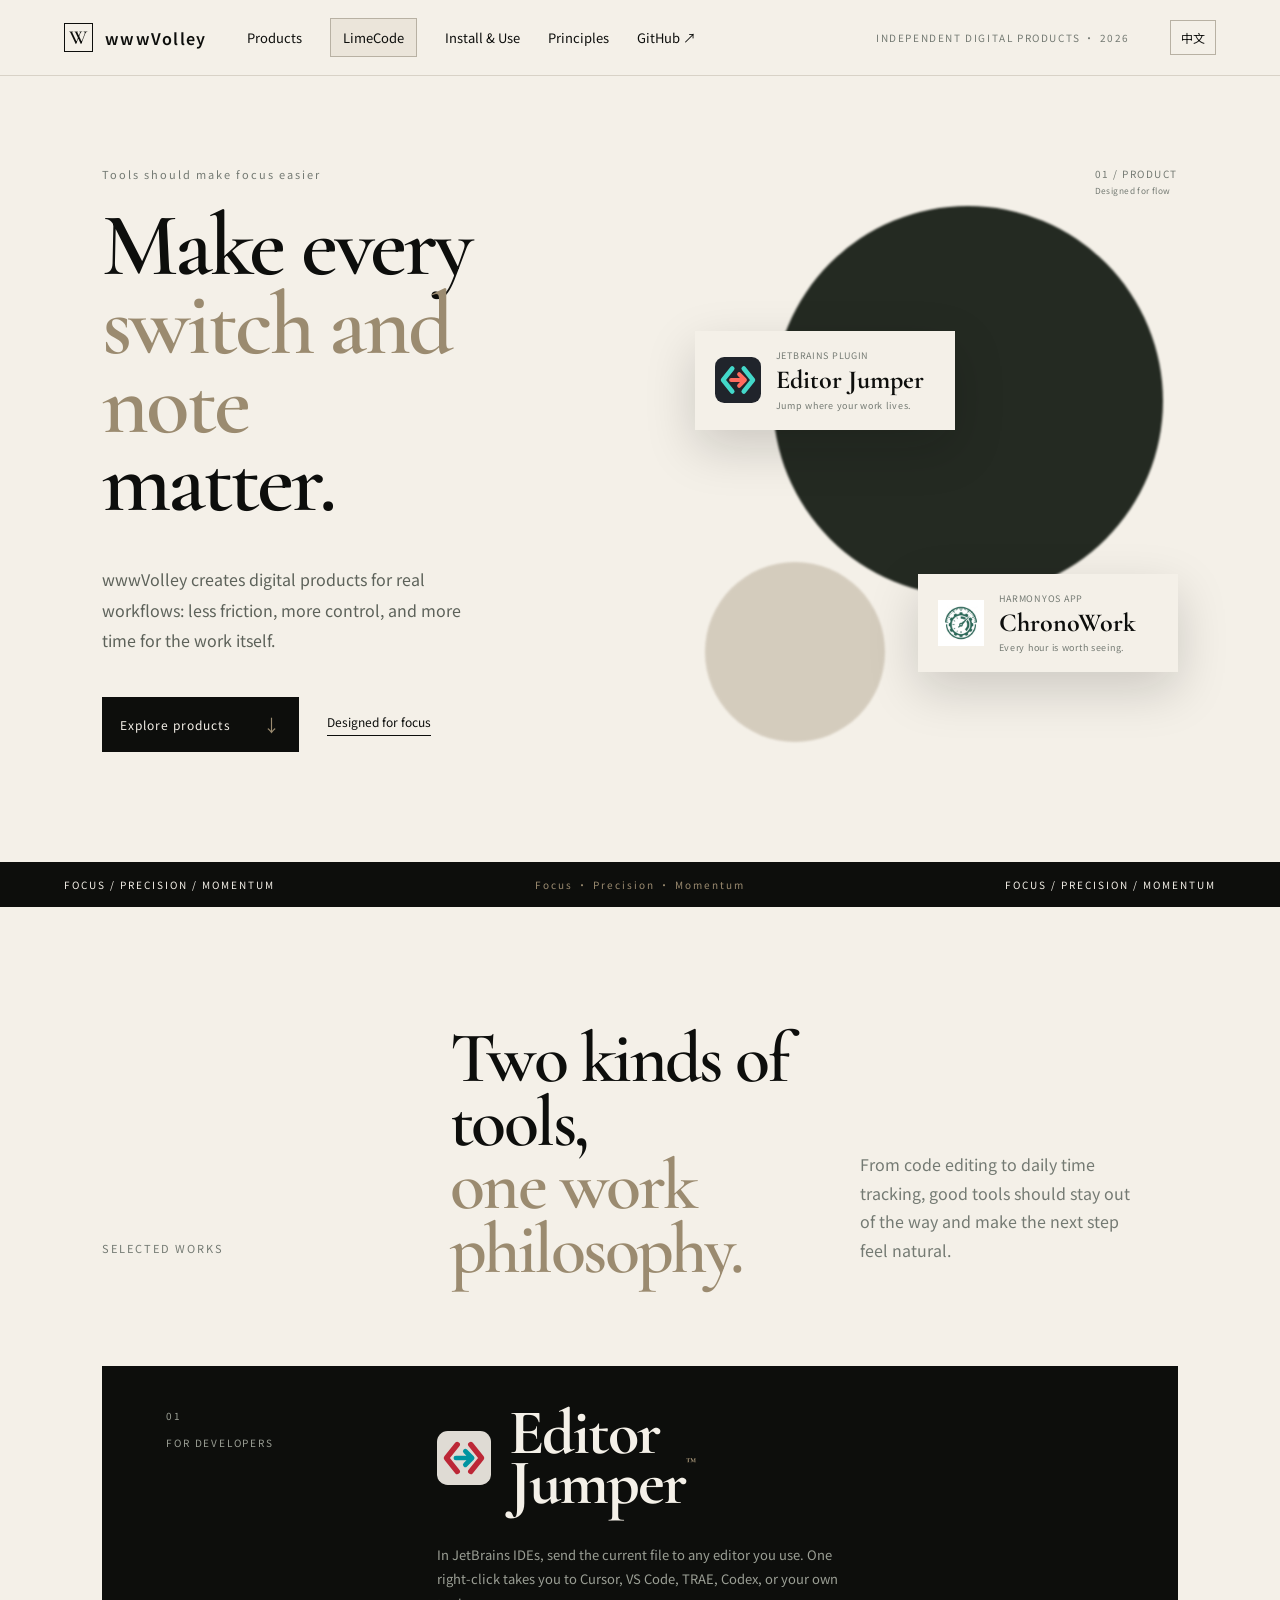
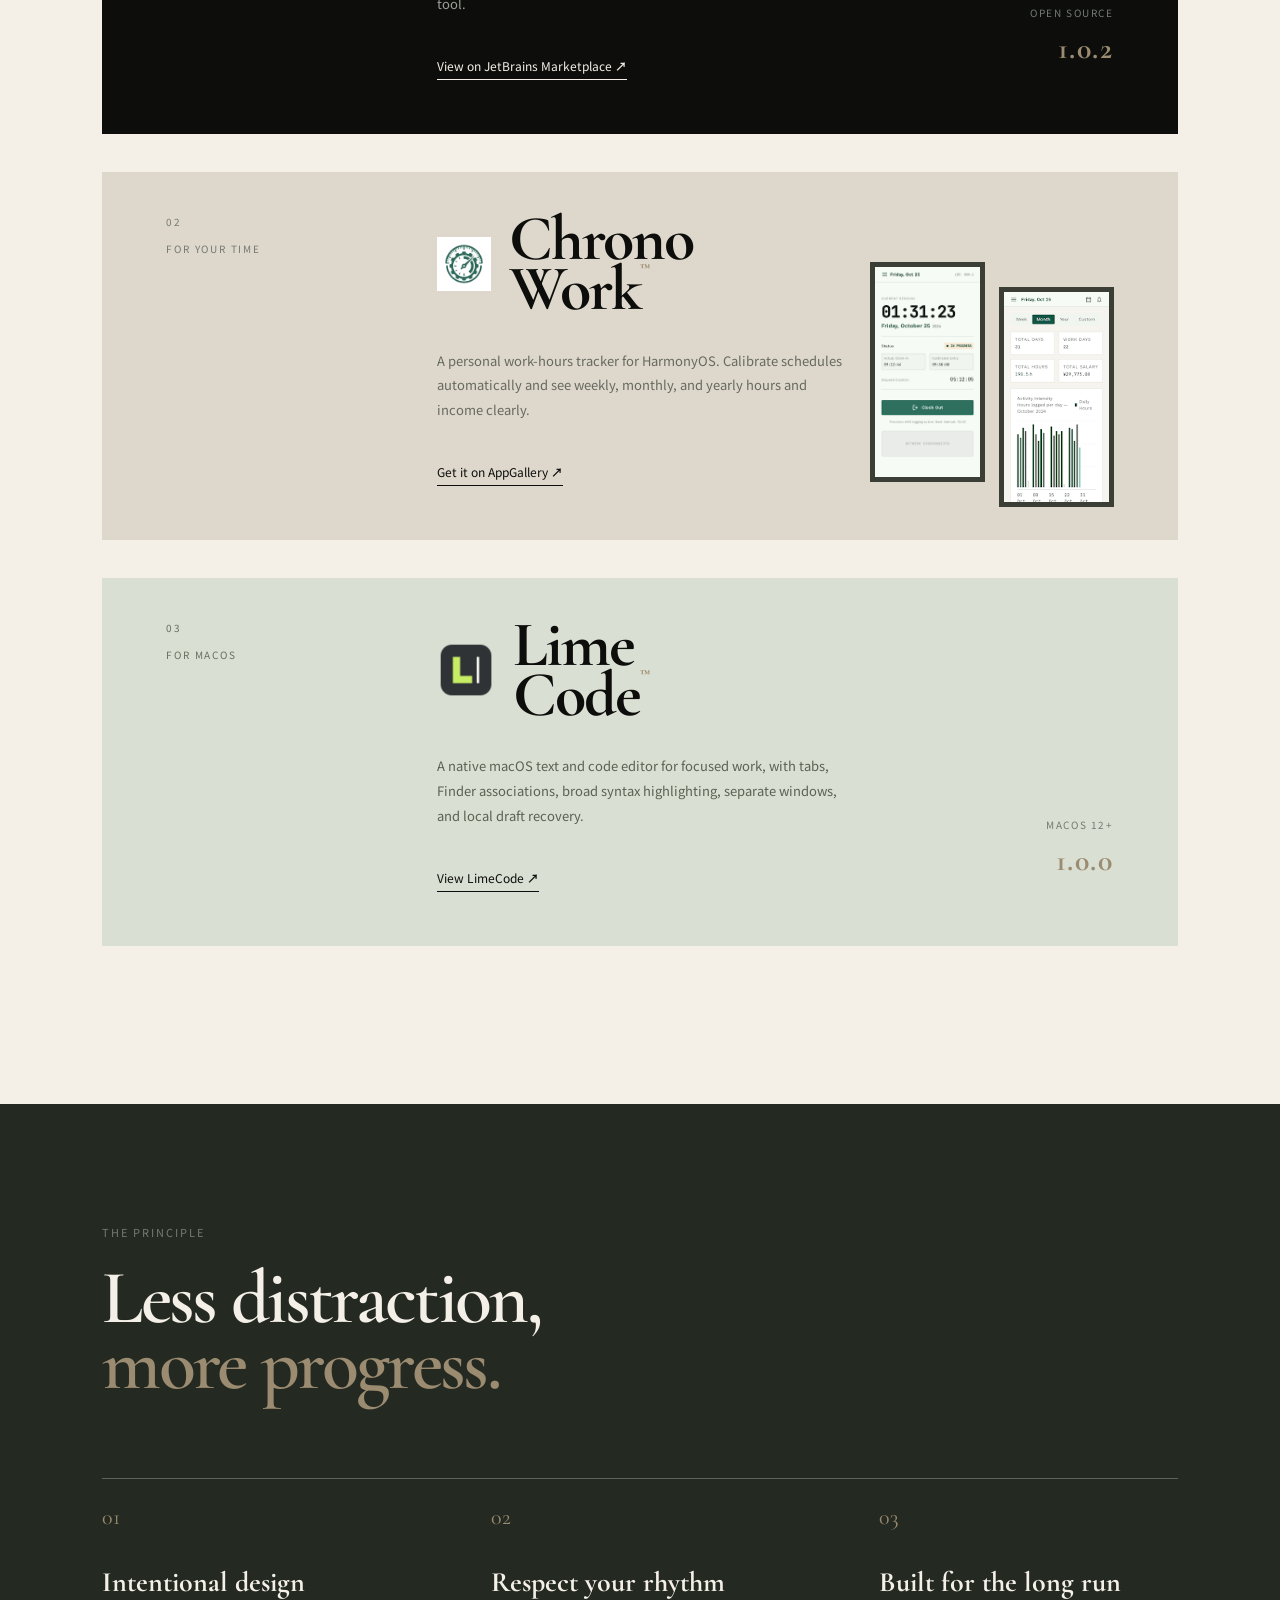
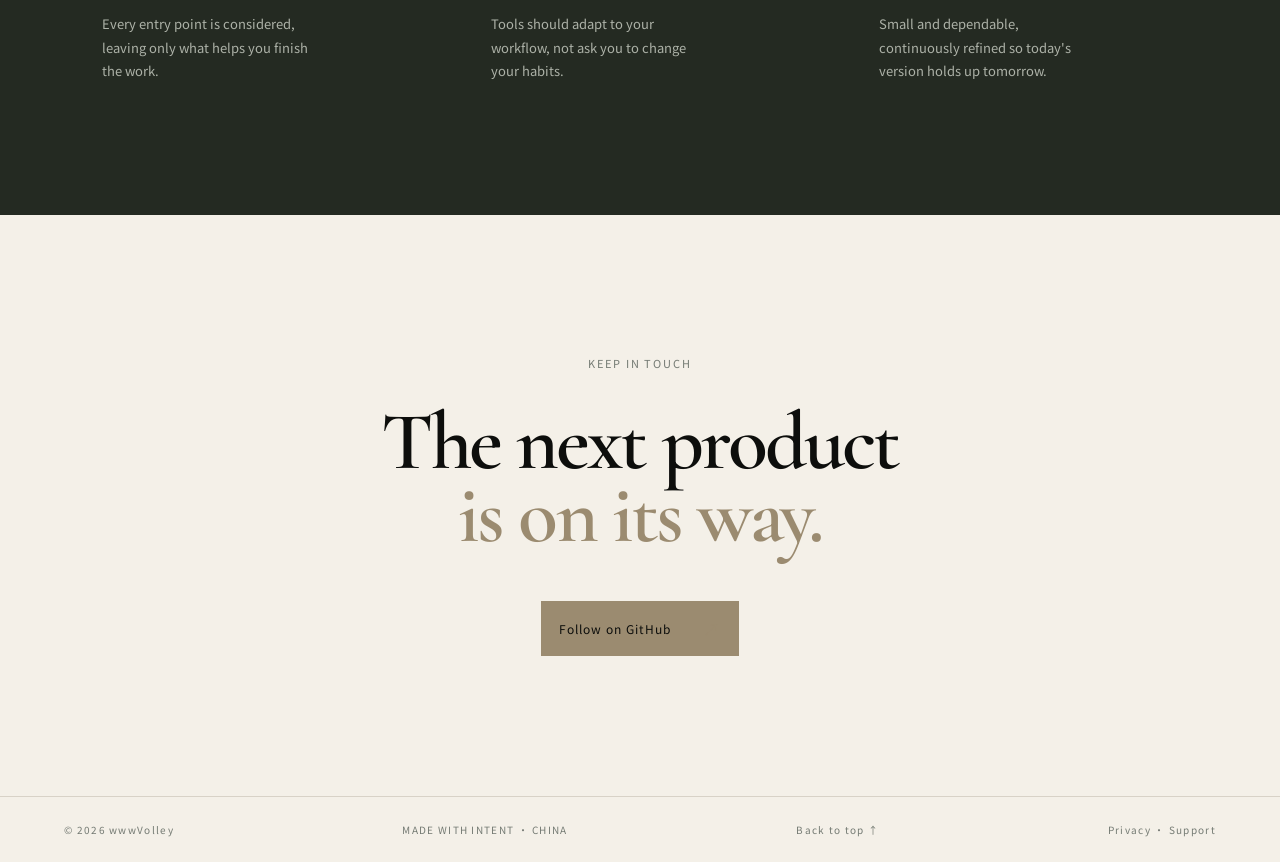
<file: index.html>
<!doctype html><html lang="en"><head><meta charset="UTF-8"><meta name="viewport" content="width=device-width,initial-scale=1"><meta name="description" content="wwwVolley creates focused digital products for real workflows."><link rel="icon" href="assets/favicon.svg" type="image/svg+xml"><link rel="apple-touch-icon" href="assets/favicon.svg"><title>wwwVolley — Tools with intent</title><link rel="preconnect" href="https://fonts.googleapis.com"><link href="https://fonts.googleapis.com/css2?family=Cormorant+Garamond:wght@500;600;700&family=Noto+Sans+SC:wght@400;500;600;700&display=swap" rel="stylesheet"><link rel="stylesheet" href="style.css"></head><body>
<header class="top"><a class="brand" href="#top"><span class="mark">W</span><span>wwwVolley</span></a><nav><a href="#products" data-i18n="nav.products">Products</a><a class="product-nav-link" href="/limecode.html" data-i18n="nav.limecode">LimeCode</a><a href="/install.html" data-i18n="nav.install">Install &amp; Use</a><a href="#principles" data-i18n="nav.principles">Principles</a><a href="https://github.com/wwwVolley" target="_blank" rel="noopener">GitHub ↗</a></nav><span class="edition">INDEPENDENT DIGITAL PRODUCTS · 2026</span><button class="language-toggle" type="button" aria-label="Switch language">中文</button></header>
<main id="top"><section class="hero"><div class="hero-copy"><p class="eyebrow" data-i18n="home.hero.eyebrow">Tools should make focus easier</p><h1 data-i18n-html="home.hero.title">Make every<br><em>switch and note</em><br>matter.</h1><p class="intro" data-i18n="home.hero.intro">wwwVolley creates digital products for real workflows: less friction, more control, and more time for the work itself.</p><div class="hero-links"><a class="button" href="#products" data-i18n="home.hero.button">Explore products <span>↓</span></a><span class="text-link muted-link" data-i18n="home.hero.note">Designed for focus</span></div></div><div class="hero-art"><div class="orb orb-one"></div><div class="orb orb-two"></div><div class="art-label">01 / PRODUCT<br><small>Designed for flow</small></div><div class="float-card jumper-card"><img src="assets/editor-jumper.svg"><div><small>JETBRAINS PLUGIN</small><strong>Editor Jumper</strong><span data-i18n="home.jumper">Jump where your work lives.</span></div></div><div class="float-card chrono-card"><img src="assets/chronowork-icon.png"><div><small>HARMONYOS APP</small><strong data-i18n="home.chronowork.title">ChronoWork</strong><span data-i18n="home.chronowork.tagline">Every hour is worth seeing.</span></div></div></div></section>
<section class="ticker"><span>FOCUS / PRECISION / MOMENTUM</span><span data-i18n="home.ticker">Focus · Precision · Momentum</span><span>FOCUS / PRECISION / MOMENTUM</span></section>
<section id="products" class="products"><div class="section-head"><p class="eyebrow" data-i18n="home.products.eyebrow">SELECTED WORKS</p><h2 data-i18n-html="home.products.title">Two kinds of tools,<br><em>one work philosophy.</em></h2><p data-i18n="home.products.intro">From code editing to daily time tracking, good tools should stay out of the way and make the next step feel natural.</p></div><article class="product product-dark"><div class="product-meta"><span>01</span><span>FOR DEVELOPERS</span></div><div class="product-content"><div class="product-title"><img src="assets/editor-jumper.svg"><h3>Editor<br>Jumper<span>™</span></h3></div><p data-i18n="home.editor.description">In JetBrains IDEs, send the current file to any editor you use. One right-click takes you to Cursor, VS Code, TRAE, Codex, or your own tool.</p><a class="arrow-link" href="https://plugins.jetbrains.com/plugin/34057-editor-jumper/reviews" target="_blank" data-i18n="home.editor.link">View on JetBrains Marketplace <b>↗</b></a></div><div class="product-note">OPEN SOURCE<br><strong>1.0.2</strong></div></article>
<article class="product product-light"><div class="product-meta"><span>02</span><span>FOR YOUR TIME</span></div><div class="product-content"><div class="product-title"><img src="assets/chronowork-icon.png"><h3 data-i18n-html="home.chronowork.name">Chrono<br>Work<span>™</span></h3></div><p data-i18n="home.chronowork.description">A personal work-hours tracker for HarmonyOS. Calibrate schedules automatically and see weekly, monthly, and yearly hours and income clearly.</p><a class="arrow-link" href="https://appgallery.huawei.com/" target="_blank" rel="noopener" data-i18n="home.chronowork.link">Get it on AppGallery <b>↗</b></a></div><div class="screens"><img src="assets/chronowork-home.png"><img src="assets/chronowork-stats.png"></div></article>
<article class="product product-limecode"><div class="product-meta"><span>03</span><span>FOR MACOS</span></div><div class="product-content"><div class="product-title"><img src="assets/limecode-icon.png"><h3>Lime<br>Code<span>™</span></h3></div><p data-i18n="home.limecode.description">A native macOS text and code editor for focused work, with tabs, Finder associations, syntax highlighting, separate windows, and local draft recovery.</p><a class="arrow-link" href="limecode.html" data-i18n="home.limecode.link">View LimeCode <b>↗</b></a></div><div class="product-note">MACOS 12+<br><strong>1.0.0</strong></div></article></section>
<section id="principles" class="principles"><p class="eyebrow" data-i18n="home.principles.eyebrow">THE PRINCIPLE</p><h2 data-i18n-html="home.principles.title">Less distraction,<br><em>more progress.</em></h2><div class="principle-grid"><div><span>01</span><h4 data-i18n="home.principles.one.title">Intentional design</h4><p data-i18n="home.principles.one.body">Every entry point is considered, leaving only what helps you finish the work.</p></div><div><span>02</span><h4 data-i18n="home.principles.two.title">Respect your rhythm</h4><p data-i18n="home.principles.two.body">Tools should adapt to your workflow, not ask you to change your habits.</p></div><div><span>03</span><h4 data-i18n="home.principles.three.title">Built for the long run</h4><p data-i18n="home.principles.three.body">Small and dependable, continuously refined so today's version holds up tomorrow.</p></div></div></section>
<section class="closing"><p class="eyebrow" data-i18n="home.closing.eyebrow">KEEP IN TOUCH</p><h2 data-i18n-html="home.closing.title">The next product<br><em>is on its way.</em></h2><a class="button" href="https://github.com/wwwVolley" target="_blank" data-i18n="home.closing.button">Follow on GitHub <span>↗</span></a></section></main><footer><span>© 2026 wwwVolley</span><span>MADE WITH INTENT · CHINA</span><a href="#top" data-i18n="footer.top">Back to top ↑</a></footer><script src="i18n.js"></script></body></html>
</file>
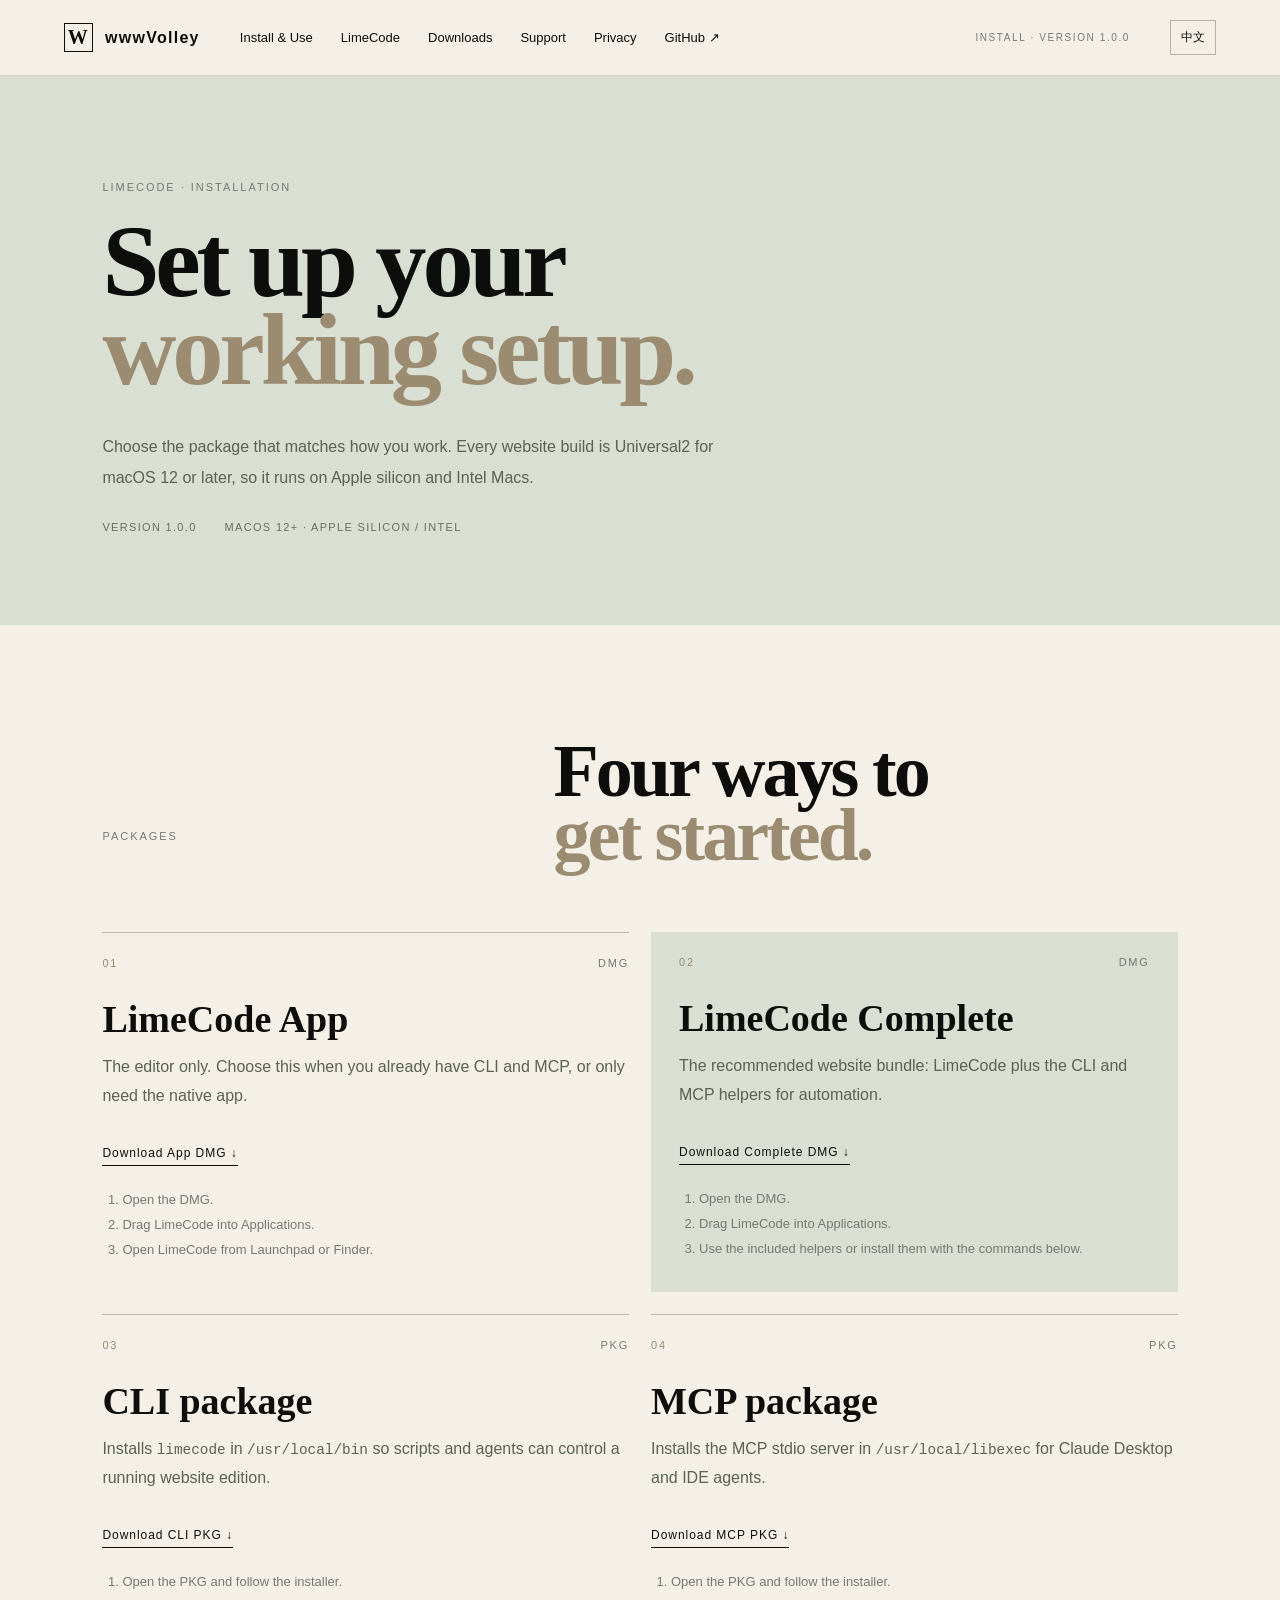
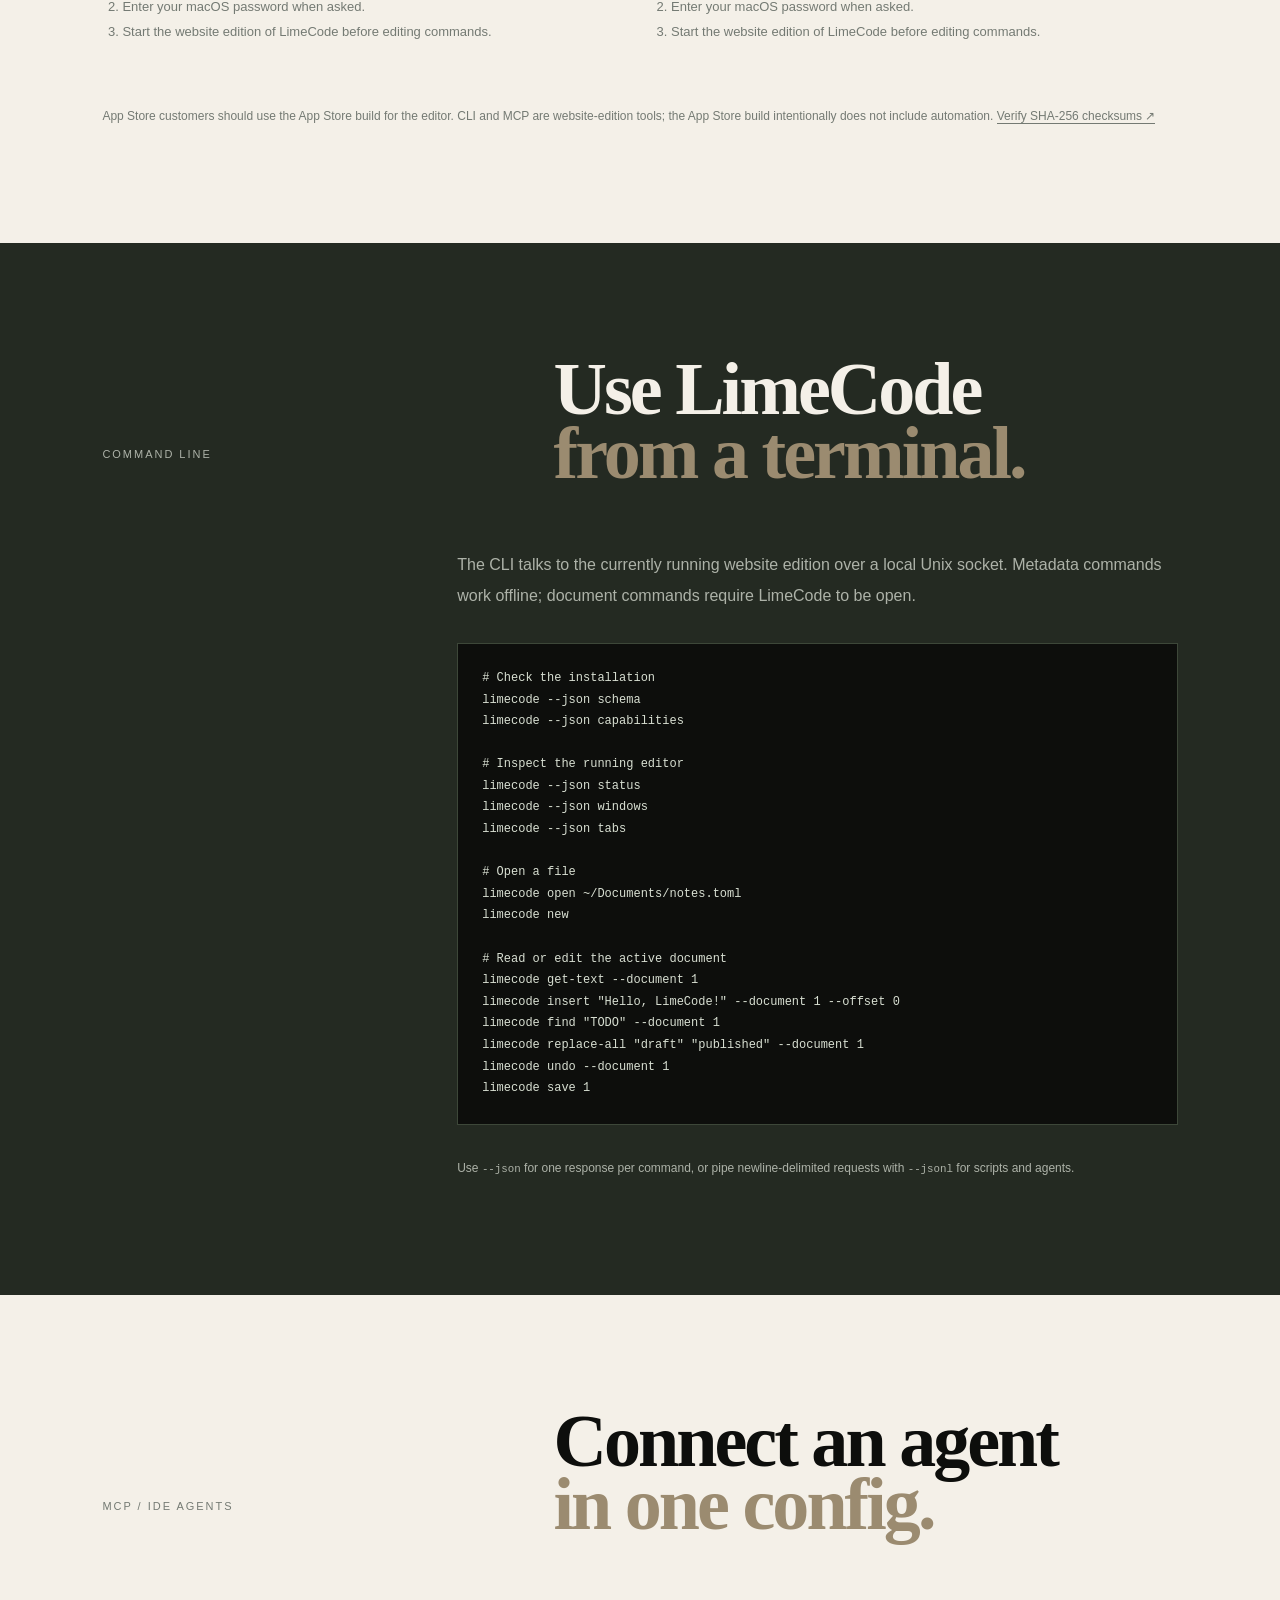
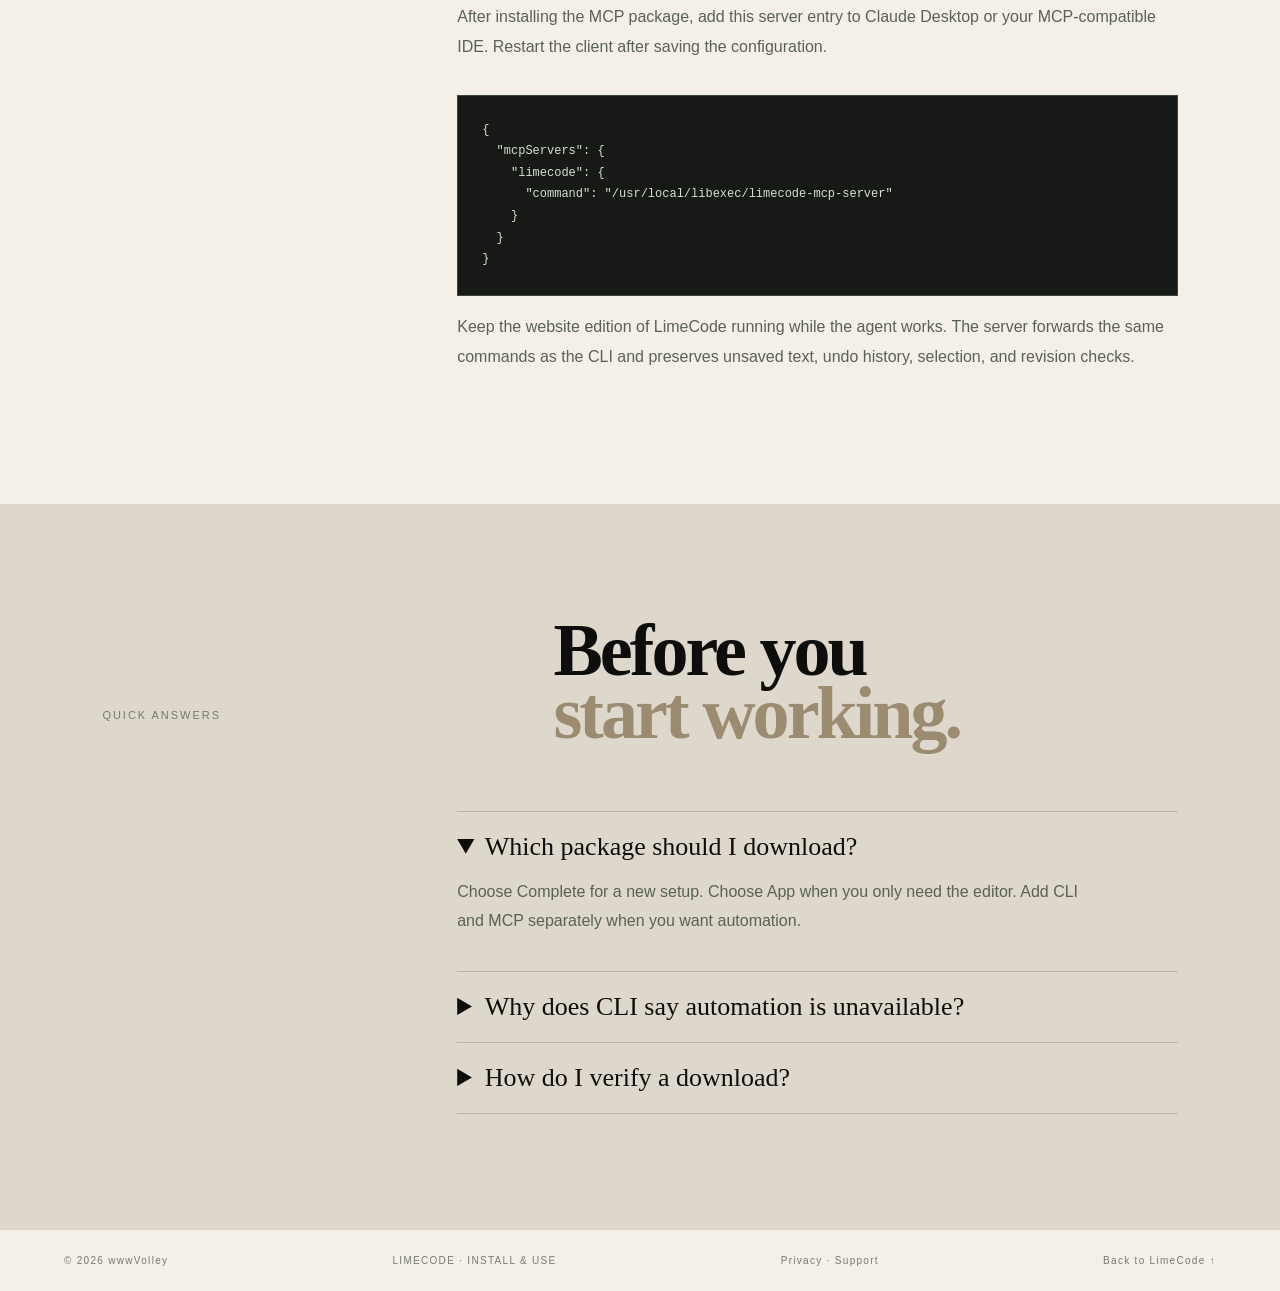
<file: install.html>
<!doctype html>
<html lang="en">
<head>
  <meta charset="UTF-8">
  <meta name="viewport" content="width=device-width, initial-scale=1">
  <meta name="description" content="Install and use LimeCode, CLI, and MCP on macOS.">
  <link rel="icon" href="assets/favicon.svg" type="image/svg+xml">
  <link rel="stylesheet" href="style.css">
  <title>LimeCode — Install &amp; Use</title>
</head>
<body class="limecode-page install-page">
  <header class="top">
    <a class="brand" href="index.html"><span class="mark">W</span><span>wwwVolley</span></a>
    <nav><a href="limecode.html" data-i18n="nav.limecode">LimeCode</a><a href="#packages" data-i18n="nav.downloads">Downloads</a><a href="support.html" data-i18n="nav.support">Support</a><a href="privacy.html" data-i18n="nav.privacy">Privacy</a><a href="https://github.com/wwwVolley" target="_blank" rel="noopener">GitHub ↗</a></nav>
    <span class="edition">INSTALL · VERSION 1.0.0</span><button class="language-toggle" type="button" aria-label="Switch language">中文</button>
  </header>
  <main>
    <section class="install-hero"><p class="eyebrow" data-i18n="install.hero.eyebrow">LIMECODE · INSTALLATION</p><h1 data-i18n-html="install.hero.title">Set up your<br><em>working setup.</em></h1><p data-i18n="install.hero.lede">Choose the package that matches how you work. Every website build is Universal2 for macOS 12 or later, so it runs on Apple silicon and Intel Macs.</p><div class="install-meta"><span data-i18n="install.hero.version">Version 1.0.0</span><span data-i18n="install.hero.requirement">macOS 12+ · Apple silicon / Intel</span></div></section>
    <section id="packages" class="install-section"><div class="install-heading"><p class="eyebrow" data-i18n="install.packages.eyebrow">PACKAGES</p><h2 data-i18n-html="install.packages.title">Four ways to<br><em>get started.</em></h2></div>
      <div class="install-grid">
        <article class="install-card"><div class="install-card-top"><span class="install-number">01</span><span class="install-tag">DMG</span></div><h3 data-i18n="install.app.title">LimeCode App</h3><p data-i18n="install.app.body">The editor only. Choose this when you already have CLI and MCP, or only need the native app.</p><a class="install-download" href="downloads/LimeCode-1.0.0-macOS-universal2-app.dmg" data-i18n="install.download.app">Download App DMG ↓</a><ol class="install-steps"><li data-i18n="install.app.step1">Open the DMG.</li><li data-i18n="install.app.step2">Drag LimeCode into Applications.</li><li data-i18n="install.app.step3">Open LimeCode from Launchpad or Finder.</li></ol></article>
        <article class="install-card install-card-featured"><div class="install-card-top"><span class="install-number">02</span><span class="install-tag">DMG</span></div><h3 data-i18n="install.full.title">LimeCode Complete</h3><p data-i18n="install.full.body">The recommended website bundle: LimeCode plus the CLI and MCP helpers for automation.</p><a class="install-download" href="downloads/LimeCode-1.0.0-macOS-universal2-full.dmg" data-i18n="install.download.full">Download Complete DMG ↓</a><ol class="install-steps"><li data-i18n="install.full.step1">Open the DMG.</li><li data-i18n="install.full.step2">Drag LimeCode into Applications.</li><li data-i18n="install.full.step3">Use the included helpers or install them with the commands below.</li></ol></article>
        <article class="install-card"><div class="install-card-top"><span class="install-number">03</span><span class="install-tag">PKG</span></div><h3 data-i18n="install.cli.title">CLI package</h3><p data-i18n="install.cli.body">Installs <code>limecode</code> in <code>/usr/local/bin</code> so scripts and agents can control a running website edition.</p><a class="install-download" href="downloads/LimeCode-1.0.0-macOS-universal2-cli.pkg" data-i18n="install.download.cli">Download CLI PKG ↓</a><ol class="install-steps"><li data-i18n="install.pkg.step1">Open the PKG and follow the installer.</li><li data-i18n="install.pkg.step2">Enter your macOS password when asked.</li><li data-i18n="install.pkg.step3">Start the website edition of LimeCode before editing commands.</li></ol></article>
        <article class="install-card"><div class="install-card-top"><span class="install-number">04</span><span class="install-tag">PKG</span></div><h3 data-i18n="install.mcp.title">MCP package</h3><p data-i18n="install.mcp.body">Installs the MCP stdio server in <code>/usr/local/libexec</code> for Claude Desktop and IDE agents.</p><a class="install-download" href="downloads/LimeCode-1.0.0-macOS-universal2-mcp.pkg" data-i18n="install.download.mcp">Download MCP PKG ↓</a><ol class="install-steps"><li data-i18n="install.pkg.step1">Open the PKG and follow the installer.</li><li data-i18n="install.pkg.step2">Enter your macOS password when asked.</li><li data-i18n="install.pkg.step3">Configure the MCP command in your agent.</li></ol></article>
      </div>
      <p class="install-note" data-i18n-html="install.packages.note">App Store customers should use the App Store build for the editor. CLI and MCP are website-edition tools; the App Store build intentionally does not include automation. <a href="downloads/SHA256SUMS">Verify SHA-256 checksums ↗</a></p>
    </section>
    <section class="install-section install-dark"><div class="install-heading"><p class="eyebrow" data-i18n="install.cli.eyebrow">COMMAND LINE</p><h2 data-i18n-html="install.cli.heading">Use LimeCode<br><em>from a terminal.</em></h2></div><div class="install-content"><p data-i18n="install.cli.intro">The CLI talks to the currently running website edition over a local Unix socket. Metadata commands work offline; document commands require LimeCode to be open.</p><pre class="install-code"><code># Check the installation
limecode --json schema
limecode --json capabilities

# Inspect the running editor
limecode --json status
limecode --json windows
limecode --json tabs

# Open a file
limecode open ~/Documents/notes.toml
limecode new

# Read or edit the active document
limecode get-text --document 1
limecode insert "Hello, LimeCode!" --document 1 --offset 0
limecode find "TODO" --document 1
limecode replace-all "draft" "published" --document 1
limecode undo --document 1
limecode save 1</code></pre><p class="install-note" data-i18n-html="install.cli.note">Use <code>--json</code> for one response per command, or pipe newline-delimited requests with <code>--jsonl</code> for scripts and agents.</p></div></section>
    <section class="install-section"><div class="install-heading"><p class="eyebrow" data-i18n="install.mcp.eyebrow">MCP / IDE AGENTS</p><h2 data-i18n-html="install.mcp.heading">Connect an agent<br><em>in one config.</em></h2></div><div class="install-content"><p data-i18n="install.mcp.intro">After installing the MCP package, add this server entry to Claude Desktop or your MCP-compatible IDE. Restart the client after saving the configuration.</p><pre class="install-code"><code>{
  "mcpServers": {
    "limecode": {
      "command": "/usr/local/libexec/limecode-mcp-server"
    }
  }
}</code></pre><p data-i18n-html="install.mcp.after">Keep the website edition of LimeCode running while the agent works. The server forwards the same commands as the CLI and preserves unsaved text, undo history, selection, and revision checks.</p></div></section>
    <section class="install-section install-faq"><div class="install-heading"><p class="eyebrow" data-i18n="install.faq.eyebrow">QUICK ANSWERS</p><h2 data-i18n-html="install.faq.title">Before you<br><em>start working.</em></h2></div><div class="faq-list"><details open><summary data-i18n="install.faq.q1">Which package should I download?</summary><p data-i18n="install.faq.a1">Choose Complete for a new setup. Choose App when you only need the editor. Add CLI and MCP separately when you want automation.</p></details><details><summary data-i18n="install.faq.q2">Why does CLI say automation is unavailable?</summary><p data-i18n="install.faq.a2">The App Store build is isolated from automation. Install and launch the website edition, then run the CLI or MCP command again.</p></details><details><summary data-i18n="install.faq.q3">How do I verify a download?</summary><p data-i18n-html="install.faq.a3">Download <a href="downloads/SHA256SUMS">SHA256SUMS</a> and run <code>shasum -a 256 -c SHA256SUMS</code> in the folder containing the packages.</p></details></div></section>
  </main>
  <footer><span>© 2026 wwwVolley</span><span>LIMECODE · INSTALL &amp; USE</span><span><a href="privacy.html" data-i18n="nav.privacy">Privacy</a> · <a href="support.html" data-i18n="nav.support">Support</a></span><a href="limecode.html" data-i18n="footer.back">Back to LimeCode ↑</a></footer><script src="i18n.js"></script>
</body>
</html>
</file>
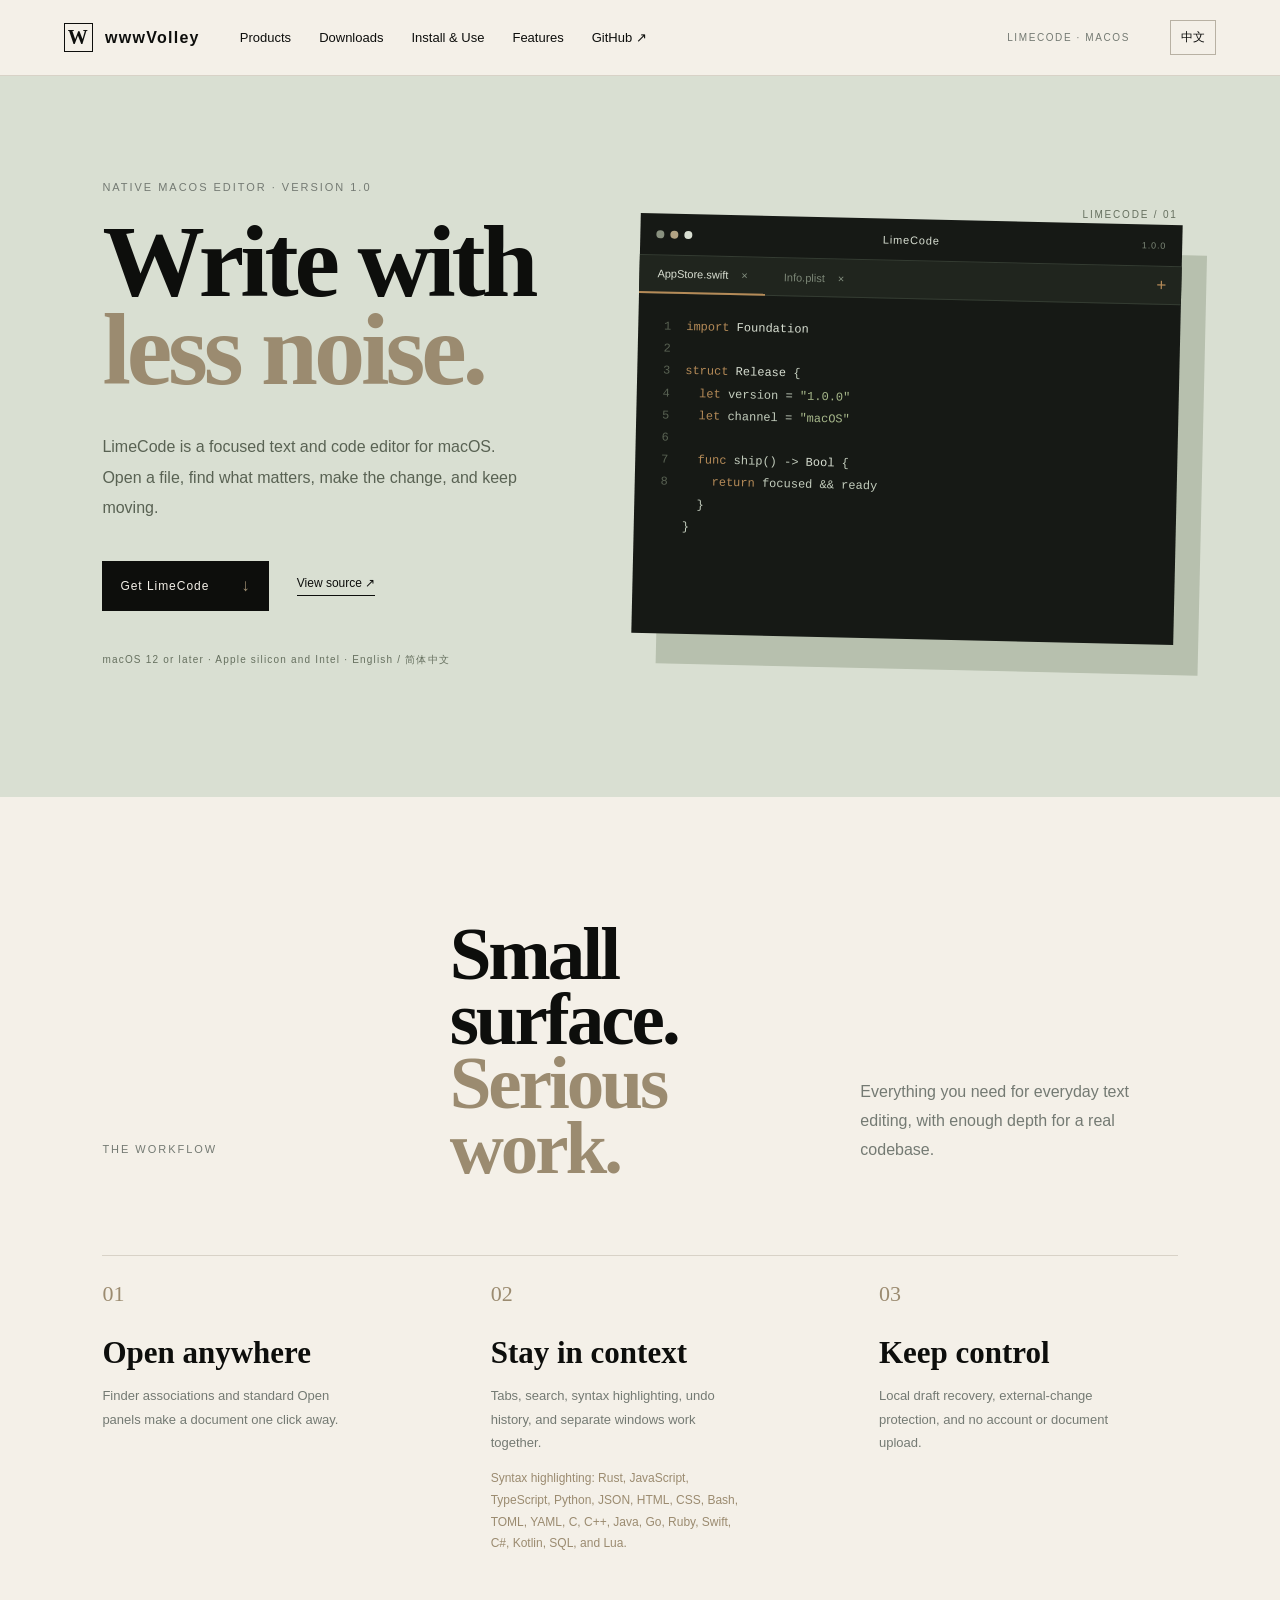
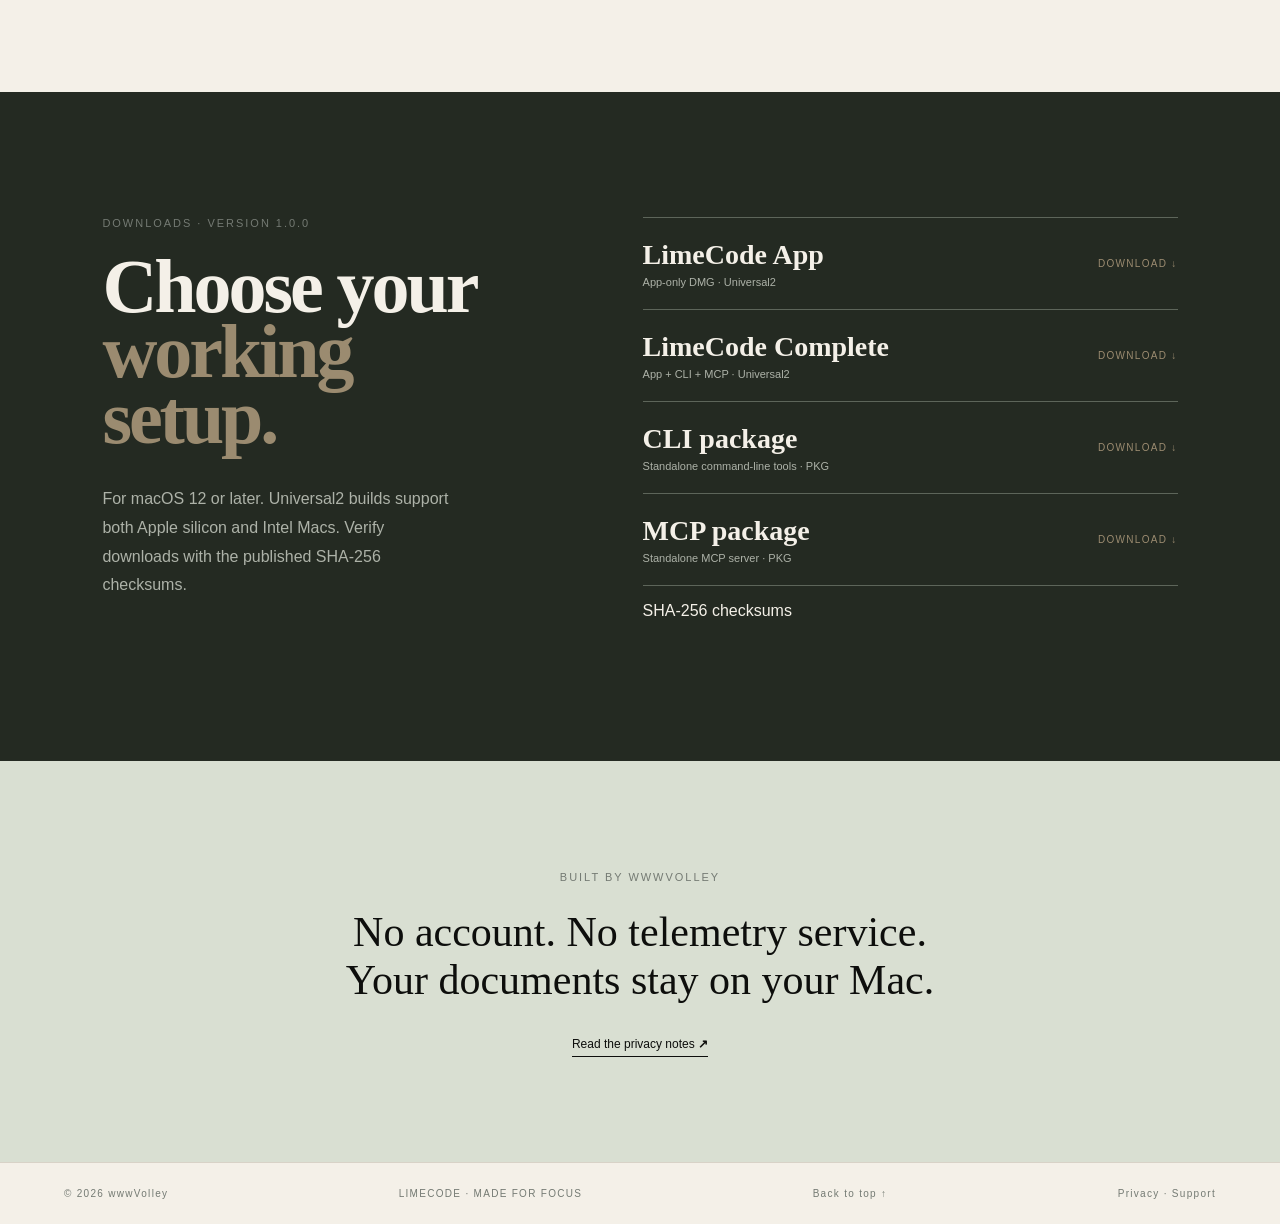
<file: limecode.html>
<!doctype html>
<html lang="en">
<head>
  <meta charset="UTF-8">
  <meta name="viewport" content="width=device-width, initial-scale=1">
  <meta name="description" content="LimeCode is a focused native macOS text and code editor from wwwVolley.">
  <link rel="icon" href="assets/favicon.svg" type="image/svg+xml">
  <link rel="stylesheet" href="style.css">
  <title>LimeCode — Focused text editing for macOS</title>
</head>
<body class="limecode-page">
  <header class="top">
    <a class="brand" href="index.html"><span class="mark">W</span><span>wwwVolley</span></a>
    <nav><a href="index.html#products" data-i18n="nav.products">Products</a><a href="#download" data-i18n="nav.downloads">Downloads</a><a href="install.html" data-i18n="nav.install">Install &amp; Use</a><a href="#details" data-i18n="nav.features">Features</a><a href="https://github.com/wwwVolley" target="_blank" rel="noopener">GitHub ↗</a></nav>
    <span class="edition">LIMECODE · MACOS</span><button class="language-toggle" type="button" aria-label="Switch language">中文</button>
  </header>
  <main>
    <section class="lime-hero">
      <div class="lime-hero-copy">
        <p class="eyebrow" data-i18n="lime.hero.eyebrow">NATIVE MACOS EDITOR · VERSION 1.0</p>
        <h1 data-i18n-html="lime.hero.title">Write with<br><em>less noise.</em></h1>
        <p class="lime-lede" data-i18n="lime.hero.lede">LimeCode is a focused text and code editor for macOS. Open a file, find what matters, make the change, and keep moving.</p>
        <div class="lime-actions"><a class="button" href="#download" data-i18n="lime.hero.button">Get LimeCode <span>↓</span></a><a class="text-link" href="https://github.com/wwwVolley/limeCode" target="_blank" rel="noopener" data-i18n="lime.hero.source">View source ↗</a></div>
        <p class="lime-note" data-i18n="lime.hero.note">macOS 12 or later · Apple silicon and Intel · English / 简体中文</p>
      </div>
      <div class="editor-stage" aria-label="LimeCode editor preview">
        <div class="editor-window"><div class="editor-bar"><span class="traffic"><i></i><i></i><i></i></span><span class="editor-title">LimeCode</span><span class="editor-status">1.0.0</span></div><div class="editor-tabs"><span class="tab active">AppStore.swift <b>×</b></span><span class="tab">Info.plist <b>×</b></span><span class="tab-add">+</span></div><div class="editor-body"><div class="gutter">1<br>2<br>3<br>4<br>5<br>6<br>7<br>8</div><pre><code><span class="kw">import</span> <span class="type">Foundation</span>

<span class="kw">struct</span> <span class="type">Release</span> {
  <span class="kw">let</span> version = <span class="str">"1.0.0"</span>
  <span class="kw">let</span> channel = <span class="str">"macOS"</span>

  <span class="kw">func</span> ship() -&gt; <span class="type">Bool</span> {
    <span class="kw">return</span> focused &amp;&amp; ready
  }
}</code></pre></div></div>
      </div>
    </section>
    <section id="details" class="lime-details"><div class="lime-section-head"><p class="eyebrow" data-i18n="lime.workflow.eyebrow">THE WORKFLOW</p><h2 data-i18n-html="lime.workflow.title">Small surface.<br><em>Serious work.</em></h2><p data-i18n="lime.workflow.intro">Everything you need for everyday text editing, with enough depth for a real codebase.</p></div><div class="lime-feature-grid"><article><span>01</span><h3 data-i18n="lime.feature.open.title">Open anywhere</h3><p data-i18n="lime.feature.open.body">Finder associations and standard Open panels make a document one click away.</p></article><article><span>02</span><h3 data-i18n="lime.feature.context.title">Stay in context</h3><p data-i18n="lime.feature.context.body">Tabs, search, syntax highlighting, undo history, and separate windows work together.</p><p class="feature-detail" data-i18n="lime.feature.languages">Syntax highlighting: Rust, JavaScript, TypeScript, Python, JSON, HTML, CSS, Bash, TOML, YAML, C, C++, Java, Go, Ruby, Swift, C#, SQL, and Lua.</p></article><article><span>03</span><h3 data-i18n="lime.feature.control.title">Keep control</h3><p data-i18n="lime.feature.control.body">Local draft recovery, external-change protection, and no account or document upload.</p></article></div></section>
    <section id="download" class="lime-download"><div><p class="eyebrow" data-i18n="lime.download.eyebrow">DOWNLOADS · VERSION 1.0.0</p><h2 data-i18n-html="lime.download.title">Choose your<br><em>working setup.</em></h2><p class="download-intro" data-i18n="lime.download.intro">Signed and notarized for macOS 12 or later. Universal2 builds support both Apple silicon and Intel Macs. Verify downloads with the published SHA-256 checksums.</p></div><div class="download-list"><a class="download-row" href="downloads/LimeCode-1.0.0-macOS-universal2-app.dmg"><div><strong>LimeCode App</strong><span data-i18n="lime.download.app">App-only DMG · Universal2</span></div><span class="release-state" data-i18n="lime.download.action">Download ↓</span></a><a class="download-row" href="downloads/LimeCode-1.0.0-macOS-universal2-full.dmg"><div><strong>LimeCode Complete</strong><span data-i18n="lime.download.full">App + CLI + MCP · Universal2</span></div><span class="release-state" data-i18n="lime.download.action">Download ↓</span></a><a class="download-row" href="downloads/LimeCode-1.0.0-macOS-universal2-cli.pkg"><div><strong>CLI package</strong><span data-i18n="lime.download.cli">Standalone command-line tools · PKG</span></div><span class="release-state" data-i18n="lime.download.action">Download ↓</span></a><a class="download-row" href="downloads/LimeCode-1.0.0-macOS-universal2-mcp.pkg"><div><strong>MCP package</strong><span data-i18n="lime.download.mcp">Standalone MCP server · PKG</span></div><span class="release-state" data-i18n="lime.download.action">Download ↓</span></a><p class="checksums-link"><a href="downloads/SHA256SUMS" data-i18n="lime.download.checksums">SHA-256 checksums</a></p></div></section>
    <section class="lime-trust"><p class="eyebrow" data-i18n="lime.trust.eyebrow">BUILT BY WWWVOLLEY</p><p data-i18n="lime.trust.body">No account. No telemetry service. Your documents stay on your Mac.</p><a class="arrow-link" href="privacy.html" data-i18n="lime.trust.link">Read the privacy notes <b>↗</b></a></section>
  </main>
  <footer><span>© 2026 wwwVolley</span><span>LIMECODE · MADE FOR FOCUS</span><a href="#top" data-i18n="footer.top">Back to top ↑</a></footer><script src="i18n.js"></script>
</body>
</html>
</file>
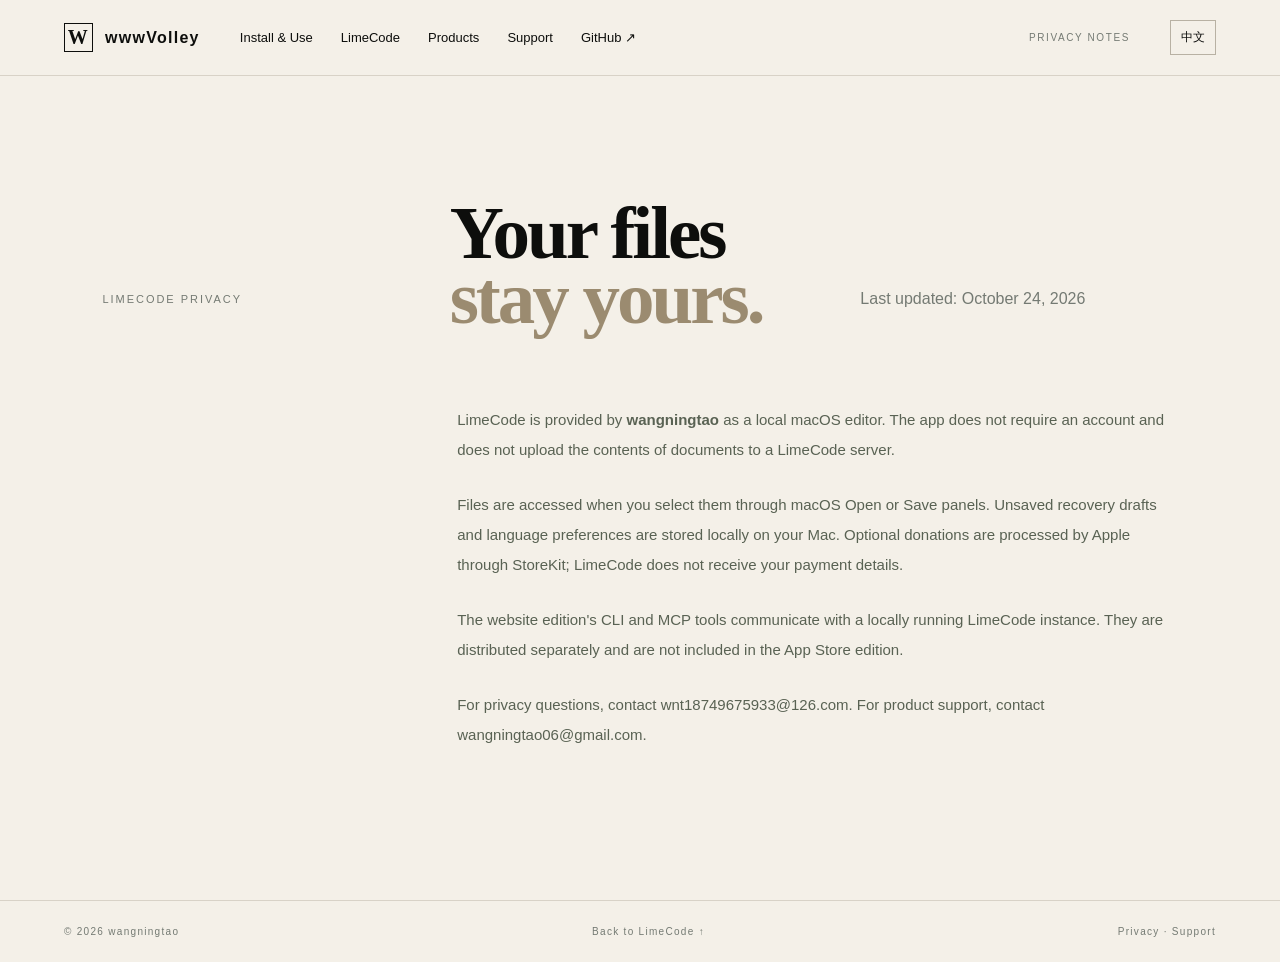
<file: privacy.html>
<!doctype html>
<html lang="en">
<head><meta charset="UTF-8"><meta name="viewport" content="width=device-width, initial-scale=1"><meta name="description" content="LimeCode privacy notes."><link rel="icon" href="assets/favicon.svg" type="image/svg+xml"><link rel="stylesheet" href="style.css"><title>LimeCode — Privacy</title></head>
<body class="limecode-page"><header class="top"><a class="brand" href="index.html"><span class="mark">W</span><span>wwwVolley</span></a><nav><a href="limecode.html" data-i18n="nav.limecode">LimeCode</a><a href="index.html#products" data-i18n="nav.products">Products</a><a href="support.html" data-i18n="nav.support">Support</a><a href="https://github.com/wwwVolley" target="_blank" rel="noopener">GitHub ↗</a></nav><span class="edition">PRIVACY NOTES</span><button class="language-toggle" type="button" aria-label="Switch language">中文</button></header><main><section class="lime-details"><div class="lime-section-head"><p class="eyebrow" data-i18n="privacy.eyebrow">LIMECODE PRIVACY</p><h2 data-i18n-html="privacy.title">Your files<br><em>stay yours.</em></h2><p data-i18n="privacy.updated">Last updated: October 24, 2026</p></div><div class="privacy-copy"><p data-i18n-html="privacy.p1">LimeCode is provided by <strong>wangningtao</strong> as a local macOS editor. The app does not require an account and does not upload the contents of documents to a LimeCode server.</p><p data-i18n="privacy.p2">Files are accessed when you select them through macOS Open or Save panels. Unsaved recovery drafts and language preferences are stored locally on your Mac. Optional donations are processed by Apple through StoreKit; LimeCode does not receive your payment details.</p><p data-i18n="privacy.p3">The website edition's CLI and MCP tools communicate with a locally running LimeCode instance. They are distributed separately and are not included in the App Store edition.</p><p data-i18n-html="privacy.p4">For privacy questions, contact <a href="mailto:wnt18749675933@126.com">wnt18749675933@126.com</a>. For product support, contact <a href="mailto:wangningtao06@gmail.com">wangningtao06@gmail.com</a>.</p></div></section></main><footer><span>© 2026 wangningtao</span><a href="limecode.html" data-i18n="footer.back">Back to LimeCode ↑</a></footer><script src="i18n.js"></script></body></html>
</file>
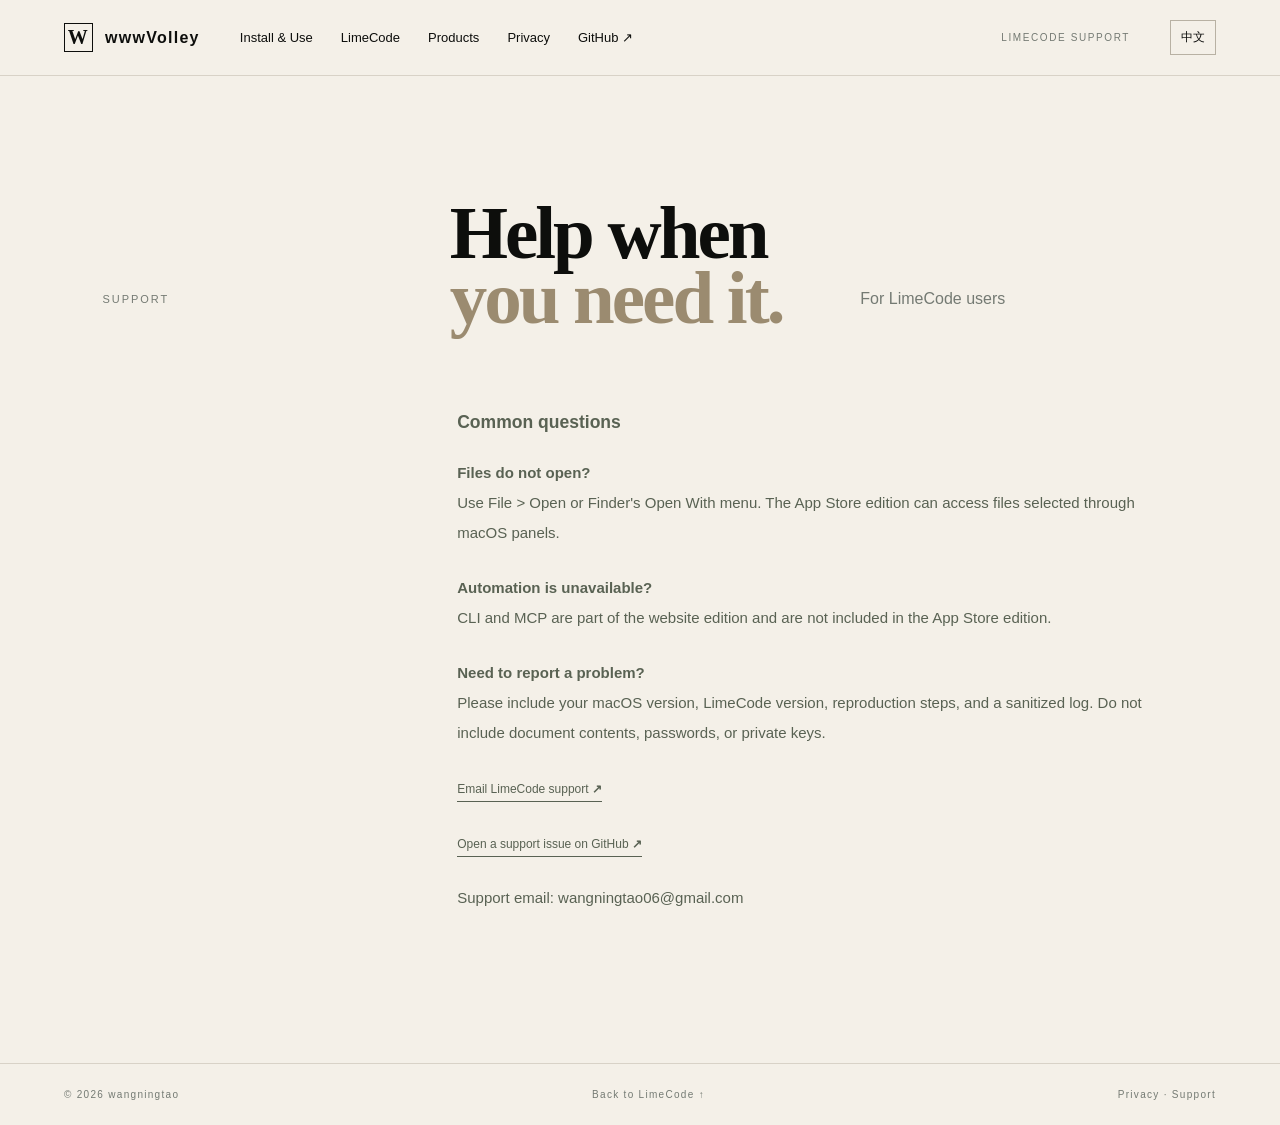
<file: support.html>
<!doctype html>
<html lang="en">
<head><meta charset="UTF-8"><meta name="viewport" content="width=device-width, initial-scale=1"><meta name="description" content="LimeCode support and troubleshooting."><link rel="icon" href="assets/favicon.svg" type="image/svg+xml"><link rel="stylesheet" href="style.css"><title>LimeCode — Support</title></head>
<body class="limecode-page"><header class="top"><a class="brand" href="index.html"><span class="mark">W</span><span>wwwVolley</span></a><nav><a href="limecode.html" data-i18n="nav.limecode">LimeCode</a><a href="index.html#products" data-i18n="nav.products">Products</a><a href="privacy.html" data-i18n="nav.privacy">Privacy</a><a href="https://github.com/wwwVolley/limeCode/issues" target="_blank" rel="noopener">GitHub ↗</a></nav><span class="edition">LIMECODE SUPPORT</span><button class="language-toggle" type="button" aria-label="Switch language">中文</button></header><main><section class="lime-details"><div class="lime-section-head"><p class="eyebrow" data-i18n="support.eyebrow">SUPPORT</p><h2 data-i18n-html="support.title">Help when<br><em>you need it.</em></h2><p data-i18n="support.audience">For LimeCode users</p></div><div class="privacy-copy"><h3 data-i18n="support.questions">Common questions</h3><p data-i18n-html="support.p1"><strong>Files do not open?</strong><br>Use File &gt; Open or Finder's Open With menu. The App Store edition can access files selected through macOS panels.</p><p data-i18n-html="support.p2"><strong>Automation is unavailable?</strong><br>CLI and MCP are part of the website edition and are not included in the App Store edition.</p><p data-i18n-html="support.p3"><strong>Need to report a problem?</strong><br>Please include your macOS version, LimeCode version, reproduction steps, and a sanitized log. Do not include document contents, passwords, or private keys.</p><p><a class="arrow-link" href="mailto:wangningtao06@gmail.com" data-i18n="support.email">Email LimeCode support <b>↗</b></a></p><p><a class="arrow-link" href="https://github.com/wwwVolley/limeCode/issues" target="_blank" rel="noopener" data-i18n="support.issue">Open a support issue on GitHub <b>↗</b></a></p><p class="support-contact-note" data-i18n-html="support.contact">Support email: <a href="mailto:wangningtao06@gmail.com">wangningtao06@gmail.com</a></p></div></section></main><footer><span>© 2026 wangningtao</span><a href="limecode.html" data-i18n="footer.back">Back to LimeCode ↑</a></footer><script src="i18n.js"></script></body></html>
</file>
<file: style.css>
:root{--ink:#0d0e0c;--paper:#f4f0e8;--gold:#9b8b70;--muted:#747a73;--olive:#242a22}*{box-sizing:border-box}html{scroll-behavior:smooth}body{margin:0;background:var(--paper);color:var(--ink);font-family:'Noto Sans SC',sans-serif}a{color:inherit;text-decoration:none}.top{height:76px;padding:0 5vw;display:flex;align-items:center;border-bottom:1px solid #d8d2c7;gap:40px}.brand{display:flex;align-items:center;gap:12px;font-weight:600;letter-spacing:.08em}.mark{border:1px solid var(--ink);width:29px;height:29px;display:grid;place-items:center;font-family:'Cormorant Garamond';font-size:20px}.top nav{display:flex;gap:28px;font-size:13px}.top nav a:hover,.text-link:hover,.arrow-link:hover{color:var(--gold)}.edition{margin-left:auto;font-size:10px;letter-spacing:.16em;color:var(--muted)}.hero{min-height:690px;padding:90px 8vw 110px;display:grid;grid-template-columns:1fr 1fr;gap:7vw;overflow:hidden}.eyebrow{font-size:11px;letter-spacing:.18em;color:var(--muted);margin:0 0 25px}.hero h1,.section-head h2,.principles h2,.closing h2{font-family:'Cormorant Garamond',serif;font-weight:600;font-size:clamp(54px,7vw,100px);line-height:.88;letter-spacing:-.035em;margin:0}.hero h1 em,.section-head h2 em,.principles h2 em,.closing h2 em{color:var(--gold);font-style:normal}.intro{max-width:390px;line-height:1.9;color:#5d625a;margin:42px 0}.hero-links{display:flex;align-items:center;gap:28px}.button{display:inline-flex;align-items:center;gap:32px;background:var(--ink);color:var(--paper);padding:15px 18px;font-size:12px;letter-spacing:.08em}.button span{color:var(--gold);font-size:17px}.text-link,.arrow-link{font-size:12px;border-bottom:1px solid currentColor;padding-bottom:5px}.hero-art{position:relative;min-height:500px}.orb{position:absolute;border-radius:50%;filter:blur(1px)}.orb-one{width:390px;height:390px;right:3%;top:40px;background:var(--olive)}.orb-two{width:180px;height:180px;left:4%;bottom:10px;background:var(--gold);opacity:.35}.art-label{position:absolute;right:0;top:0;font-size:10px;letter-spacing:.15em;color:var(--muted);line-height:1.6}.art-label small{letter-spacing:.05em}.float-card{position:absolute;display:flex;align-items:center;gap:15px;padding:18px 20px;background:var(--paper);box-shadow:0 18px 50px #0d0e0c2b;min-width:260px}.float-card img{width:46px;height:46px;object-fit:contain}.float-card small,.float-card span{display:block;color:var(--muted);font-size:9px;letter-spacing:.08em}.float-card strong{display:block;font-family:'Cormorant Garamond';font-size:26px;line-height:1.1;margin:4px 0}.jumper-card{top:165px;left:2%}.chrono-card{right:0;bottom:80px}.ticker{background:var(--ink);color:var(--paper);padding:15px 5vw;display:flex;justify-content:space-between;font-size:10px;letter-spacing:.2em}.ticker span:nth-child(2){color:var(--gold)}.products{padding:120px 8vw}.section-head{display:grid;grid-template-columns:1fr 1.2fr 1fr;gap:30px;align-items:end;margin-bottom:85px}.section-head h2{font-size:72px}.section-head>p:last-child{line-height:1.8;color:var(--muted);max-width:270px}.product{position:relative;padding:42px 5vw 58px;margin-bottom:38px;display:grid;grid-template-columns:1fr 1.5fr 1fr;min-height:350px}.product-dark{background:var(--ink);color:var(--paper)}.product-light{background:#ded8cc}.product-meta{display:flex;flex-direction:column;gap:12px;font-size:10px;letter-spacing:.18em;color:var(--muted)}.product-dark .product-meta{color:#9b9f95}.product-content{max-width:420px}.product-title{display:flex;align-items:center;gap:18px}.product-title img{width:54px;height:54px;object-fit:contain}.product-dark .product-title img{filter:invert(1)}.product h3{font-family:'Cormorant Garamond';font-size:64px;line-height:.78;margin:0;letter-spacing:-.03em}.product h3 span{font-size:14px;vertical-align:top;color:var(--gold)}.product-content p{font-size:13px;line-height:1.9;color:#9b9f95;margin:35px 0}.product-light .product-content p{color:#66695f}.product-dark .arrow-link{color:var(--paper)}.product-note{justify-self:end;align-self:end;text-align:right;font-size:10px;letter-spacing:.16em;color:var(--muted);line-height:1.8}.product-note strong{font-family:'Cormorant Garamond';font-size:30px;color:var(--gold)}.screens{display:flex;gap:14px;align-items:end;justify-content:end}.screens img{width:115px;max-height:220px;object-fit:cover;object-position:top;border:5px solid #3a3e35}.screens img+img{transform:translateY(25px)}.principles{background:var(--olive);color:var(--paper);padding:120px 8vw}.principles h2{font-size:76px;margin-bottom:80px}.principle-grid{display:grid;grid-template-columns:repeat(3,1fr);gap:7vw;border-top:1px solid #5d655a;padding-top:25px}.principle-grid span{color:var(--gold);font-family:'Cormorant Garamond';font-size:22px}.principle-grid h4{font-family:'Cormorant Garamond';font-size:28px;margin:35px 0 10px}.principle-grid p{color:#adb2a8;font-size:13px;line-height:1.8;max-width:220px}.closing{padding:140px 8vw;text-align:center}.closing .eyebrow{margin-bottom:35px}.closing h2{font-size:82px;margin-bottom:50px}.closing .button{background:#9b8b70;color:var(--ink)}footer{border-top:1px solid #d8d2c7;padding:25px 5vw;display:flex;justify-content:space-between;font-size:10px;letter-spacing:.13em;color:var(--muted)}footer a:hover{color:var(--ink)}@media(max-width:800px){.top{padding:0 6vw}.top nav,.edition{display:none}.hero{grid-template-columns:1fr;padding:70px 8vw 60px;min-height:auto}.hero-art{min-height:410px}.orb-one{width:300px;height:300px}.section-head{display:block}.section-head h2{font-size:58px;margin-bottom:28px}.product{grid-template-columns:1fr;gap:32px;padding:30px 8vw}.product-note{justify-self:start}.screens{justify-content:start}.principle-grid{grid-template-columns:1fr;gap:35px}.principles h2,.closing h2{font-size:58px}.ticker{gap:25px;overflow:hidden;white-space:nowrap}.ticker span:nth-child(3){display:none}footer{flex-wrap:wrap;gap:15px}}
.product-limecode{background:#d9dfd2;color:var(--ink)}.product-limecode .product-meta{color:#66705f}.product-limecode .product-content p{color:#596253}.product-limecode .product-title img{width:58px;height:58px}
.lime-hero{min-height:700px;padding:105px 8vw 120px;display:grid;grid-template-columns:.9fr 1.1fr;gap:7vw;align-items:center;background:#d9dfd2}.lime-hero h1,.lime-section-head h2,.lime-download h2{font-family:'Cormorant Garamond',serif;font-weight:600;font-size:clamp(65px,8vw,112px);line-height:.86;letter-spacing:-.04em;margin:0}.lime-hero h1 em,.lime-section-head h2 em,.lime-download h2 em{color:var(--gold);font-style:normal}.lime-lede{max-width:430px;line-height:1.9;color:#596253;margin:38px 0}.lime-actions{display:flex;gap:28px;align-items:center}.lime-note{font-size:10px;letter-spacing:.12em;color:#66705f;margin-top:42px}.editor-stage{position:relative;min-height:470px;display:flex;align-items:center;justify-content:center}.editor-stage:before{content:'LIMECODE / 01';position:absolute;right:0;top:15px;letter-spacing:.18em;font-size:10px;color:#66705f}.editor-window{width:min(620px,100%);background:#161915;color:#d8dfd2;box-shadow:25px 30px 0 #b7c0ae;transform:rotate(1.3deg)}.editor-bar{height:42px;border-bottom:1px solid #343c32;display:flex;align-items:center;justify-content:center;position:relative;font-size:11px;letter-spacing:.08em}.traffic{position:absolute;left:16px;display:flex;gap:6px}.traffic i{width:8px;height:8px;border-radius:50%;background:#89917f}.traffic i:nth-child(2){background:#b2a383}.traffic i:nth-child(3){background:#d9dfd2}.editor-status{position:absolute;right:16px;color:#7b8676;font-size:9px}.editor-tabs{display:flex;align-items:center;height:38px;background:#20251e;border-bottom:1px solid #343c32;font-size:11px}.tab{padding:12px 18px;color:#7b8676}.tab.active{color:#d9dfd2;border-bottom:2px solid #b58b58}.tab b{font-weight:400;margin-left:10px;color:#849080}.tab-add{margin-left:auto;padding:10px 15px;color:#b58b58;font-size:17px}.editor-body{display:flex;min-height:340px;padding:22px 0 28px;font-family:'Space Mono',monospace;font-size:12px;line-height:1.85}.gutter{width:48px;text-align:right;padding-right:15px;color:#596253;user-select:none}.editor-body pre{margin:0;color:#c3cdbd;white-space:pre-wrap}.editor-body .kw{color:#b58b58}.editor-body .type{color:#d8dfd2}.editor-body .str{color:#a7b88b}.lime-details{padding:125px 8vw;background:var(--paper)}.lime-section-head{display:grid;grid-template-columns:1fr 1.2fr 1fr;gap:30px;align-items:end;margin-bottom:75px}.lime-section-head h2{font-size:75px}.lime-section-head>p:last-child{line-height:1.8;color:var(--muted);max-width:280px}.lime-feature-grid{display:grid;grid-template-columns:repeat(3,1fr);gap:7vw;border-top:1px solid #d8d2c7;padding-top:25px}.lime-feature-grid span{color:var(--gold);font-family:'Cormorant Garamond';font-size:22px}.lime-feature-grid h3{font-family:'Cormorant Garamond';font-size:31px;margin:28px 0 12px}.lime-feature-grid p{color:var(--muted);font-size:13px;line-height:1.8;max-width:250px}.lime-download{padding:125px 8vw;display:grid;grid-template-columns:.9fr 1.1fr;gap:8vw;background:var(--olive);color:var(--paper)}.lime-download h2{font-size:76px}.download-intro{max-width:350px;line-height:1.8;color:#adb2a8;margin-top:35px}.download-list{border-top:1px solid #5d655a}.download-row{min-height:92px;border-bottom:1px solid #5d655a;display:flex;justify-content:space-between;align-items:center;gap:20px}.download-row strong,.download-row span{display:block}.download-row strong{font-family:'Cormorant Garamond';font-size:28px}.download-row span:not(.release-state){font-size:11px;color:#adb2a8;margin-top:5px}.release-state{font-size:10px;letter-spacing:.13em;color:var(--gold);text-transform:uppercase}.lime-trust{text-align:center;padding:110px 8vw;background:#d9dfd2}.lime-trust>p:nth-child(2){font-family:'Cormorant Garamond';font-size:42px;max-width:650px;margin:0 auto 30px}.lime-trust .arrow-link{font-size:12px}
@media(max-width:800px){.lime-hero,.lime-download{grid-template-columns:1fr;padding:75px 8vw}.lime-hero{min-height:auto}.editor-stage{min-height:390px;margin-top:25px}.editor-window{box-shadow:14px 18px 0 #b7c0ae}.lime-section-head{display:block}.lime-section-head h2{font-size:58px;margin-bottom:25px}.lime-feature-grid{grid-template-columns:1fr;gap:35px}.lime-download h2{font-size:60px}.lime-trust>p:nth-child(2){font-size:33px}.editor-body{font-size:10px}.tab{padding:12px 8px}.privacy-copy{margin-left:0;font-size:14px}}
.privacy-copy{max-width:760px;margin-left:33%;font-size:15px;line-height:2;color:#596253}.privacy-copy p{margin:0 0 25px}
.top nav{align-items:center}.product-nav-link{padding:9px 12px;border:1px solid #b8b1a3;background:#ebe5da}.product-nav-link:hover{background:var(--ink);color:var(--paper);border-color:var(--ink)}
.feature-detail{font-size:12px!important;color:var(--gold)!important;margin-top:14px}
.language-toggle{margin-left:auto;border:1px solid #b8b1a3;background:transparent;color:var(--ink);font:inherit;font-size:12px;padding:8px 10px;cursor:pointer;white-space:nowrap}.language-toggle:hover{background:var(--ink);color:var(--paper);border-color:var(--ink)}.language-toggle:focus-visible{outline:2px solid var(--gold);outline-offset:3px}.top .edition{margin-left:auto}.top .language-toggle{margin-left:0}@media(max-width:800px){.top .language-toggle{margin-left:auto}}
.install-hero{padding:105px 8vw 92px;background:#d9dfd2}.install-hero h1,.install-heading h2{font-family:'Cormorant Garamond',serif;font-weight:600;font-size:clamp(62px,8vw,108px);line-height:.86;letter-spacing:-.04em;margin:0}.install-hero h1 em,.install-heading h2 em{color:var(--gold);font-style:normal}.install-hero>p:not(.eyebrow){max-width:620px;line-height:1.9;color:#596253;margin:38px 0 28px}.install-meta{display:flex;gap:28px;color:#66705f;font-size:11px;letter-spacing:.12em;text-transform:uppercase;flex-wrap:wrap}.install-section{padding:115px 8vw}.install-heading{display:grid;grid-template-columns:.8fr 1.2fr;gap:35px;align-items:end;margin-bottom:65px}.install-heading h2{font-size:74px}.install-grid{display:grid;grid-template-columns:repeat(2,minmax(0,1fr));gap:22px}.install-card{border-top:1px solid #bdb6aa;padding:24px 0 30px}.install-card-featured{background:#d9dfd2;padding:24px 28px 30px;border-top:0}.install-card-top{display:flex;justify-content:space-between;color:var(--gold);font-size:11px;letter-spacing:.16em}.install-tag{color:var(--muted)}.install-card h3{font-family:'Cormorant Garamond',serif;font-size:38px;margin:28px 0 12px}.install-card p{color:#596253;line-height:1.8;min-height:70px;margin:0 0 20px}.install-card code,.install-note code{font-family:'SFMono-Regular',Consolas,monospace;font-size:.9em}.install-download{display:inline-block;border-bottom:1px solid currentColor;padding-bottom:5px;font-size:12px;letter-spacing:.08em;margin-bottom:22px}.install-steps{margin:0;padding-left:20px;color:var(--muted);font-size:13px;line-height:1.9}.install-note{color:var(--muted);font-size:12px;line-height:1.8;margin:32px 0 0}.install-note a{border-bottom:1px solid currentColor}.install-dark{background:var(--olive);color:var(--paper)}.install-dark .eyebrow,.install-dark .install-content>p{color:#adb2a8}.install-content{max-width:860px;margin-left:33%}.install-content>p{line-height:1.9;color:#596253}.install-code{margin:32px 0 0;background:#161915;color:#d8dfd2;border:1px solid #3d4739;padding:24px;overflow-x:auto;font:12px/1.8 'SFMono-Regular',Consolas,monospace;white-space:pre}.install-dark .install-code{background:#0d0e0c}.install-faq{background:#ded8cc}.faq-list{max-width:860px;margin-left:33%;border-top:1px solid #bdb6aa}.faq-list details{border-bottom:1px solid #bdb6aa;padding:20px 0}.faq-list summary{cursor:pointer;font-family:'Cormorant Garamond',serif;font-size:26px}.faq-list p{color:#596253;line-height:1.8;max-width:650px}.faq-list code{font-family:'SFMono-Regular',Consolas,monospace;font-size:.9em}@media(max-width:800px){.install-hero,.install-section{padding:75px 8vw}.install-heading{display:block;margin-bottom:45px}.install-heading h2{font-size:58px;margin-top:22px}.install-grid{grid-template-columns:1fr}.install-card-featured{padding:24px 20px 30px}.install-content,.faq-list{margin-left:0}.install-code{font-size:11px;padding:18px}.install-meta{gap:12px;display:block}.install-meta span{display:block;margin-top:8px}}
.top nav{align-items:center}
@media(max-width:800px){.top{padding:0 6vw;gap:14px;overflow:hidden}.top nav{display:flex;flex:1;min-width:0;gap:18px;overflow-x:auto;white-space:nowrap;scrollbar-width:none}.top nav::-webkit-scrollbar{display:none}.top nav a{flex:0 0 auto;font-size:11px}.top .edition{display:none}}
</file>
